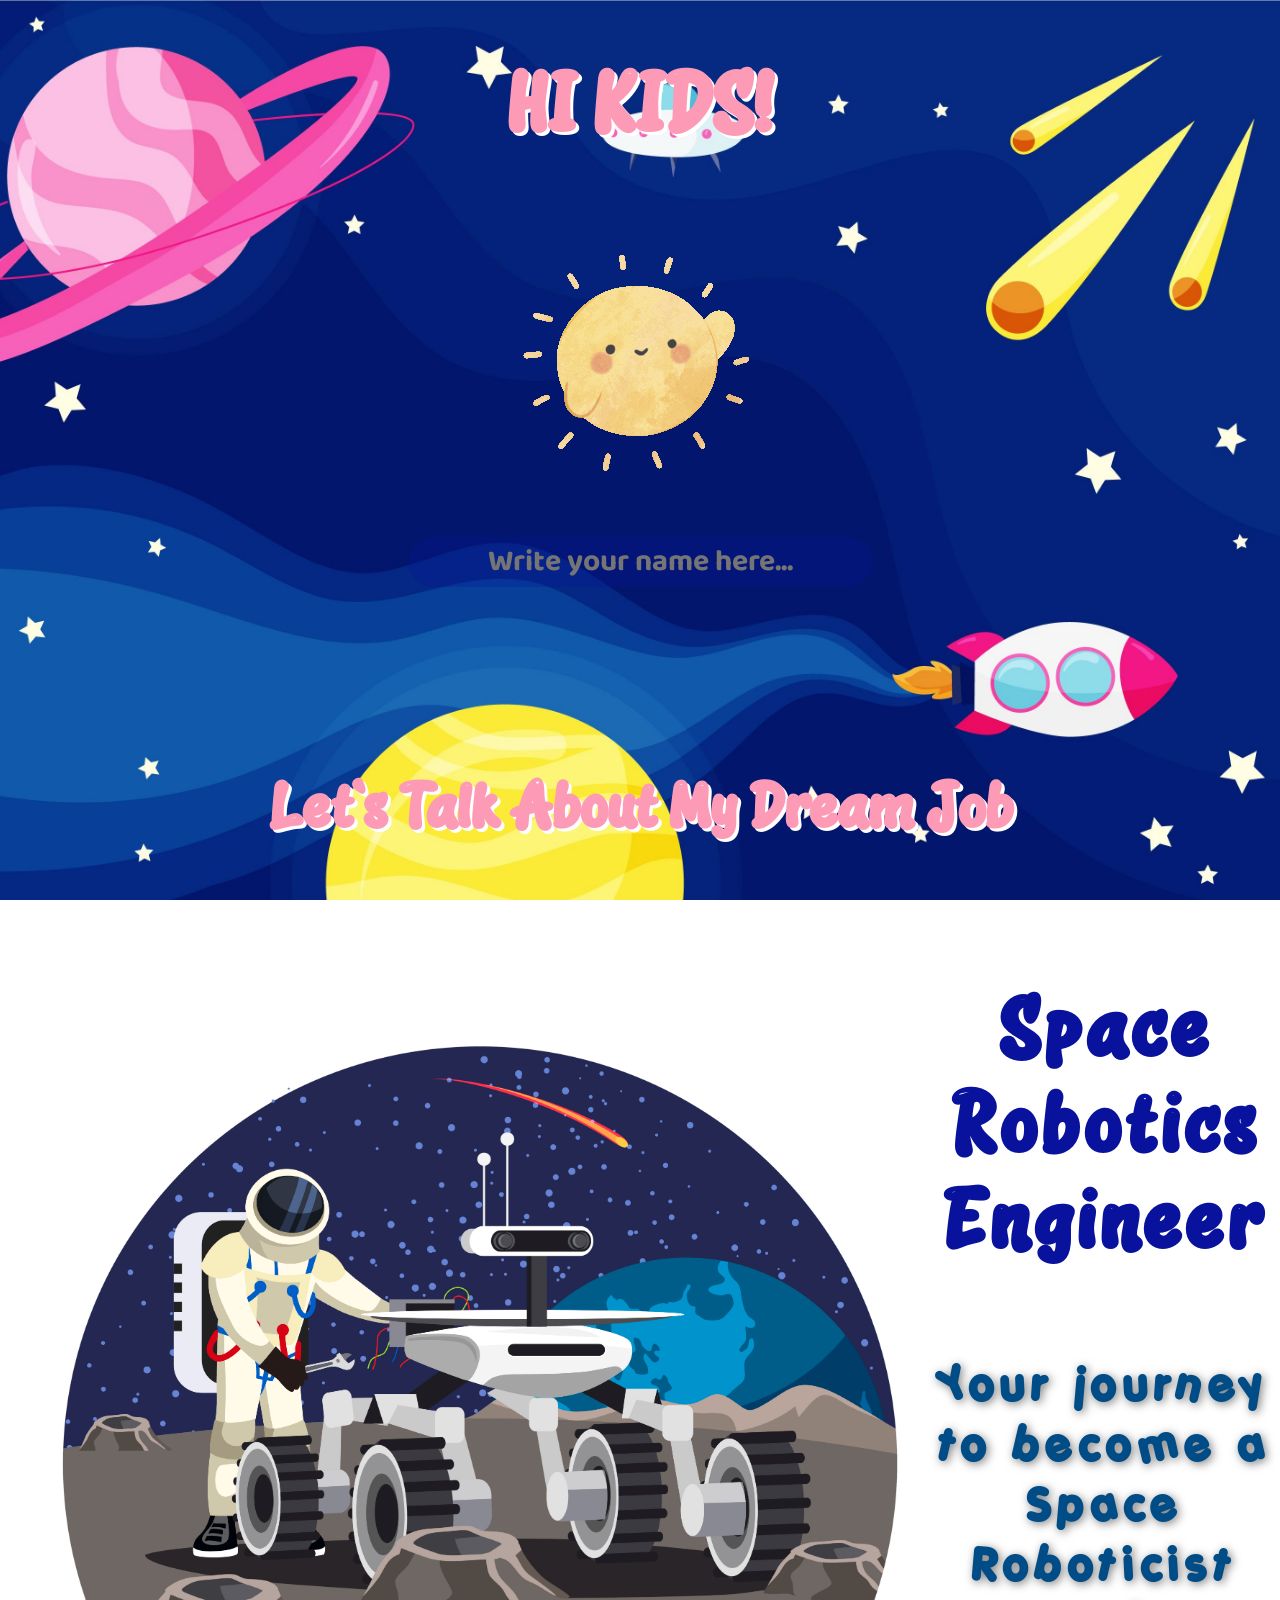
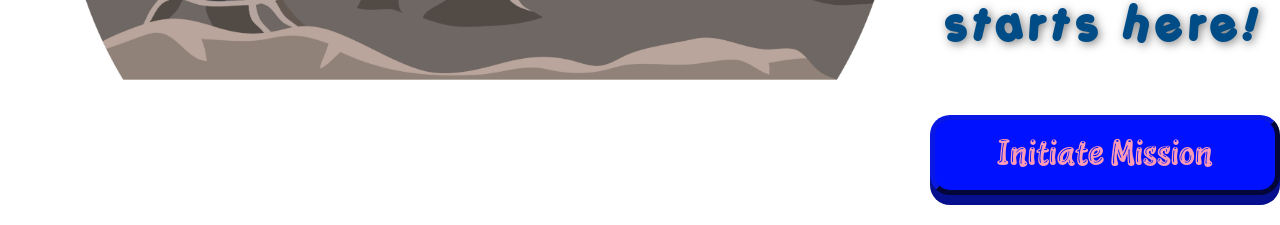
<file: index.html>
<!-- pta-122 , pta-332-->

<!DOCTYPE html>
<html lang="en" dir="ltr">

<head>
    <meta charset="UTF-8">
    <title>My Dream Job 🤖</title>
    <link href="https://fonts.googleapis.com/css2?family=Cairo:wght@400;700&display=swap" rel="stylesheet">
    <link rel="stylesheet" href="style.css">
</head>


<body>
    <div class="welcome">
        <h1>HI KIDS!</h1>
        <img src="gif">
        <input type="text" id="userName" placeholder="Write your name here...">
        <br><br>
        <h2>Let`s Talk About My Dream Job</h2>
    </div>
    <div class="about">
        <img id="astro" src="astronaut_05.jpg">
        <div class="talk">
            <h1>Space Robotics Engineer</h1>
            <h1 id="job">Your journey to become a Space Roboticist starts here!</h1>
            <button id="start">Initiate Mission</button>
        </div>
    </div>
    <div class="contact" id="missioncontent" style="display: none;">
        <div class="here">
            <h1 id="mass">Mission Starts Now !</h1>
        </div>
        <div class="robo">
            <div class="card">
                <h3>The Robot Architect</h3>
                <p>I’m like a LEGO master! I build super-cool robot friends to
                    explore
                    mysterious planets
                    where people can't go yet. 🏗️✨</p>
            </div>

            <div class="card">
                <h3>TA "Secret Code" Wizard</h3>
                <p>I whisper special instructions (coding) to my robots, giving
                    them
                    the power to
                    think, move, and solve space puzzles all by themselves! 🪄💻</p>
            </div>
            <div class="card">
                <h3>The Martian Hero</h3>
                <p>When a robot finds a secret space treasure (like a cool rock or
                    frozen
                    water), I’m the
                    first person on Earth to know! 💎🚀</p>
            </div>
        </div>
        <figure class="astro-container">
            <img class="roro" src="0cd6_oxr0_211006.jpg">
            <figcaption id="sss">HI I`M ROVER 🤖😄<br><br>LET ME INTRODUCE MYSELF . </figcaption>
        </figure>

        <div class="rover">
            <div class="card">
                <h3>A Space Explorer</h3>
                <figure class="roverphoto">
                    <img id="nasa" src="photo_2026-05-14_18-14-13__2_-removebg-preview.png">
                    <figcaption id="rovername"><a href=" https://spaceplace.nasa.gov/mars-2020/en/"
                            target="_blank">Perseverance</a>
                    </figcaption>
                </figure>
                <p>I’m a brave little robot who traveled through the stars to live on
                    Mars! 🌟</p>
            </div>
            <div class="card">
                <h3>Solar Hugs</h3>
                <figure class="roverphoto">
                    <img id="nasa" src="photo_2026-05-14_18-14-13-removebg-preview.png">
                    <figcaption id="rovername"><a href="https://spaceplace.nasa.gov/mars-sojourner/en/"
                            target="_blank">Sojourner</a>
                    </figcaption>
                </figure>
                <p>I open my "wings" every morning to catch the sun’s hugs and turn them into
                    power! ☀️</p>
            </div>
            <div class="card">
                <h3>Say Cheese!</h3>
                <figure class="roverphoto">
                    <img id="nasa" src="photo_2026-05-14_18-14-12-removebg-preview.png">
                    <figcaption id="rovername"><a href="https://spaceplace.nasa.gov/mars-spirit-opportunity/en/"
                            target="_blank">Spirit
                            and Opportunity</a></figcaption>
                </figure>
                <p>I have special cameras for eyes to take pictures of the stars and send
                    them to you on Earth! 📸</p>
            </div>
        </div>

        <div class="tools">
            <h4 id="title">THE TOOLS I USE TO BUILD A ROBOT THAT CAN SURVIVE SPACE</h4>
            <h5 id="title">(click to know) ^-^</h5>
            <div class="infoo">

                <figure class="icon" onclick="text(this)">
                    <div class="iconn">
                        <img src="icons8-chassis-64.png">
                    </div>
                    <figcaption class="info hidden"><span id="main">CHASSIS </span><br>A strong, light suit of armor.
                    </figcaption>
                </figure>
                <figure class="icon" onclick="text(this)">
                    <div class="iconn">
                        <img src="icons8-motor-64.png">
                    </div>
                    <figcaption class="info hidden"><span id="main">MOTORS </span><br>Strong muscles to move and groov.
                    </figcaption>
                </figure>
                <figure class="icon" onclick="text(this)">
                    <div class="iconn">
                        <img src="icons8-wheel-80.png">
                    </div>
                    <figcaption class="info hidden"><span id="main">WHEELS </span><br>metal wheels with "teeth" to climb
                        big rocks.

                    </figcaption>
                </figure>
            </div>
            <div class="infoo">

                <figure class="icon" onclick="text(this)">
                    <div class="iconn">
                        <img src="icons8-camera-64.png">
                    </div>
                    <figcaption class="info hidden"><span id="main">CAMERAS </span><br>two cameras side-by-side (just
                        like our eyes!) so it can see in
                        3D
                        clearly.
                    </figcaption>
                </figure>
                <figure class="icon" onclick="text(this)">
                    <div class="iconn">
                        <img src="icons8-sensor-80.png">
                    </div>
                    <figcaption class="info hidden"><span id="main">SENSORS </span><br>Magic hands that feel space
                        rocks.</figcaption>
                </figure>
                <figure class="icon" onclick="text(this)">
                    <div class="iconn">
                        <img src="icons8-balance-64.png">
                    </div>
                    <figcaption class="info hidden"><span id="main">IMU </span><br>Since there are no maps in space, the
                        robot uses "balance
                        sensors"
                        to stay
                        perfectly
                        balanced.
                    </figcaption>
                </figure>
            </div>
            <div class="infoo">
                <figure class="icon" onclick="text(this)">
                    <div class="iconn">
                        <img src="icons8-antenna-100.png">
                    </div>
                    <figcaption class="info hidden"><span id="main">ANTENNA </span><br>A big ear to talk home and to
                        send beautiful photos of Mars back
                        to
                        Earth.
                    </figcaption>
                </figure>
            </div>
        </div>
    </div>
    <audio id="launchSound" src="521377__jarusca__rocket-launch.mp3"></audio>
    <audio id="glitter" src="810183__mokasza__shine.mp3"></audio>
    <script src="script.js"></script>
</body>


</html>
</file>
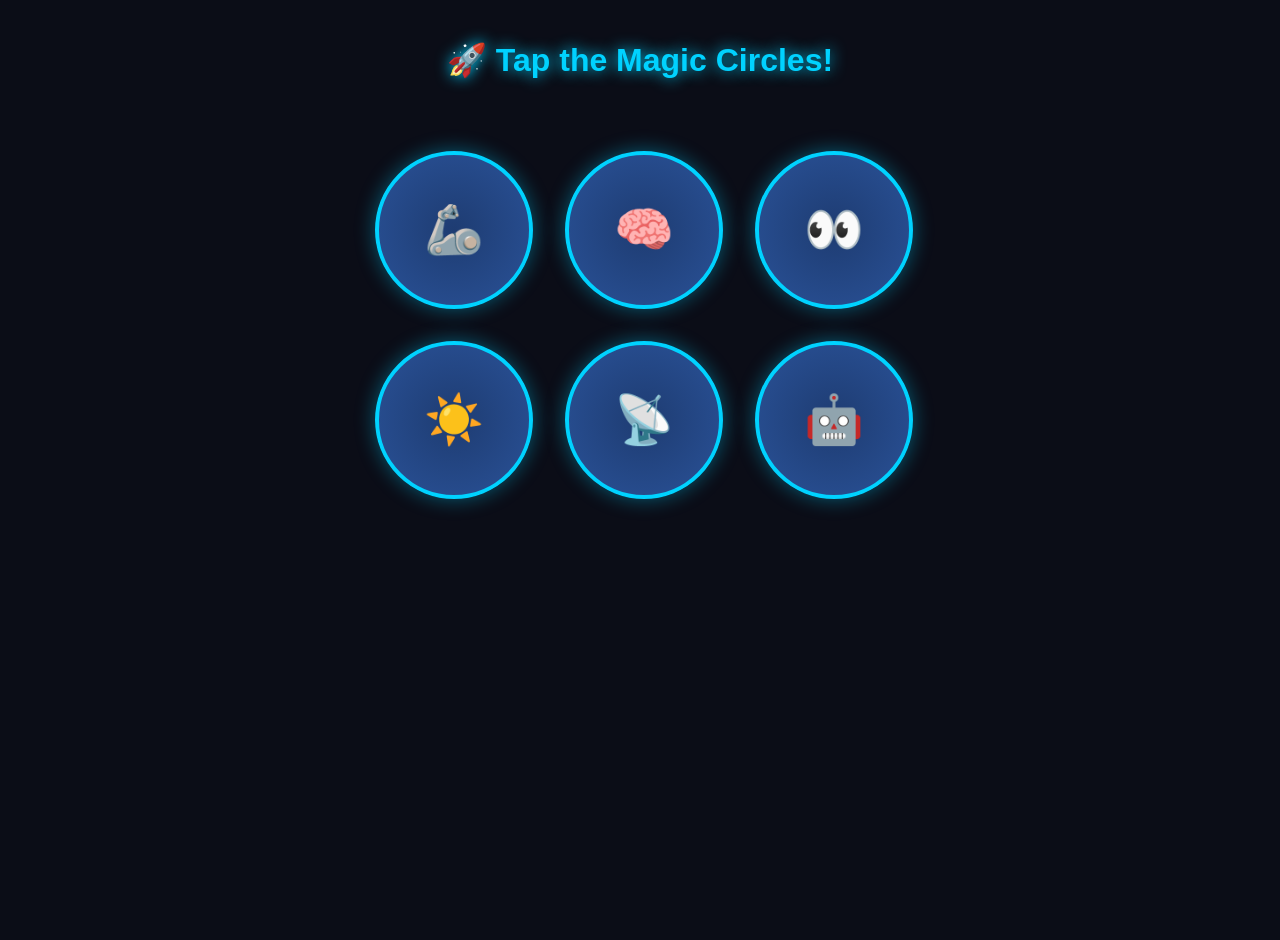
<file: try.html>
<!DOCTYPE html>
<html lang="en">

<head>
    <meta charset="UTF-8">
    <meta name="viewport" content="width=device-width, initial-scale=1.0">
    <title>Space Rover Fun</title>
    <style>
        body {
            background: #0b0d17;
            color: white;
            font-family: 'Comic Sans MS', cursive, sans-serif;
            display: flex;
            flex-direction: column;
            align-items: center;
            min-height: 100vh;
            margin: 0;
            padding: 20px;
        }

        h1 {
            color: #00d2ff;
            text-shadow: 0 0 15px #00d2ff;
        }

        .grid {
            display: grid;
            grid-template-columns: repeat(3, 1fr);
            gap: 40px;
            margin-top: 50px;
        }

        /* حاوية الدائرة */
        .item-container {
            perspective: 1000px;
            width: 150px;
            height: 150px;
        }

        /* الدائرة السحرية */
        .circle {
            width: 100%;
            height: 100%;
            background: radial-gradient(circle, #1e3c72, #2a5298);
            border: 4px solid #00d2ff;
            border-radius: 50%;
            display: flex;
            align-items: center;
            justify-content: center;
            font-size: 3rem;
            cursor: pointer;
            transition: transform 0.6s cubic-bezier(0.4, 0, 0.2, 1);
            position: relative;
            box-shadow: 0 0 20px rgba(0, 210, 255, 0.4);
        }

        /* أنيميشن الدوران السريع عند الضغط */
        .circle.spin {
            animation: fastSpin 0.8s ease-in-out;
        }

        @keyframes fastSpin {
            0% {
                transform: rotate(0deg) scale(1);
            }

            50% {
                transform: rotate(720deg) scale(1.2);
                border-color: #ff9d00;
            }

            100% {
                transform: rotate(1080deg) scale(1);
            }
        }

        /* صندوق المعلومات المخفي */
        .info-box {
            display: none;
            position: absolute;
            width: 200px;
            background: white;
            color: #333;
            padding: 15px;
            border-radius: 15px;
            font-size: 0.9rem;
            top: 110%;
            left: 50%;
            transform: translateX(-50%);
            box-shadow: 0 10px 20px rgba(0, 0, 0, 0.5);
            z-index: 20;
        }

        .info-box::after {
            content: '';
            position: absolute;
            bottom: 100%;
            left: 50%;
            border: 10px solid transparent;
            border-bottom-color: white;
            margin-left: -10px;
        }

        .show {
            display: block;
            animation: fadeIn 0.5s;
        }

        @keyframes fadeIn {
            from {
                opacity: 0;
                transform: translate(-50%, 10px);
            }

            to {
                opacity: 1;
                transform: translate(-50%, 0);
            }
        }
    </style>
</head>

<body>

    <h1>🚀 Tap the Magic Circles!</h1>

    <div class="grid">
        <!-- عنصر 1 -->
        <div class="item-container">
            <div class="circle" onclick="reveal(this)">
                <span>🦾</span>
                <div class="info-box">
                    <strong>The Body:</strong> A strong suit of armor with space muscles!
                </div>
            </div>
        </div>

        <!-- عنصر 2 -->
        <div class="item-container">
            <div class="circle" onclick="reveal(this)">
                <span>🧠</span>
                <div class="info-box">
                    <strong>The Brain:</strong> A super-smart mind that loves space!
                </div>
            </div>
        </div>

        <!-- عنصر 3 -->
        <div class="item-container">
            <div class="circle" onclick="reveal(this)">
                <span>👀</span>
                <div class="info-box">
                    <strong>Senses:</strong> 3D eyes to see and magic hands to feel.
                </div>
            </div>
        </div>

        <!-- عنصر 4 -->
        <div class="item-container">
            <div class="circle" onclick="reveal(this)">
                <span>☀️</span>
                <div class="info-box">
                    <strong>Power:</strong> Wings that eat sunlight for lunch!
                </div>
            </div>
        </div>

        <!-- عنصر 5 -->
        <div class="item-container">
            <div class="circle" onclick="reveal(this)">
                <span>📡</span>
                <div class="info-box">
                    <strong>Phone:</strong> A giant ear to talk to Earth.
                </div>
            </div>
        </div>

        <!-- عنصر 6 -->
        <div class="item-container">
            <div class="circle" onclick="reveal(this)">
                <span>🤖</span>
                <div class="info-box">
                    <strong>Smart AI:</strong> A pilot that drives and explores alone.
                </div>
            </div>
        </div>
    </div>

    <script>
        function reveal(element) {
            // إضافة كلاس الدوران
            element.classList.add('spin');

            // استهداف صندوق المعلومات
            const info = element.querySelector('.info-box');

            // استظهار المعلومة بعد ما الدوران يخلص بشوية
            setTimeout(() => {
                // إخفاء أي صناديق تانية مفتوحة (اختياري)
                document.querySelectorAll('.info-box').forEach(el => {
                    if (el !== info) el.classList.remove('show');
                });

                info.classList.toggle('show');
            }, 600);

            // نشيل كلاس الانيميشن عشان نقدر نعيده تاني
            setTimeout(() => {
                element.classList.remove('spin');
            }, 800);
        }
    </script>

</body>

</html>
</file>
<file: style.css>
@font-face {
    font-family: 'Ballon';
    src: url('Squeaky_PERSONAL_USE_ONLY.otf') format('opentype');
    font-weight: normal;
    font-style: normal;
}

@font-face {
    font-family: 'cutiey';
    src: url('PORKYS_.TTF') format('truetype');
    font-weight: normal;
    font-style: normal;
}

@font-face {
    font-family: 'Baloo2';
    src: url('Baloo2-VariableFont_wght.ttf') format('truetype');
    font-weight: 400 800;
    font-style: normal;
}

*,
*::before,
*::after {
    box-sizing: border-box;
}

body {
    cursor: url("data:image/svg+xml;utf8,<svg xmlns='http://www.w3.org/2000/svg' width='40' height='40' style='font-size:30px'><text y='30'>🚀</text></svg>"), auto;
    width: 100%;
    max-width: 100vw;
    overflow-x: hidden;
    margin: 0;
}

.welcome {
    background-image: url('5501786.jpg');
    height: 100vh;
    width: 100%;
    margin: 0;
    background-position: center;
    background-attachment: fixed;
    display: flex;
    flex-direction: column;
    justify-content: center;
    align-items: center;
    background-size: cover;
    font-family: 'Ballon';
    font-size: 40px;
    color: #FD9BB7;
    text-shadow: 3px 3px 0px #FFF;
}

.about {
    display: flex;
    flex-direction: row;
    justify-content: space-around;
    align-items: center;
    font-family: 'Ballon';
    margin: 30px;
    font-size: 40px;
    color: #08129C;
    letter-spacing: 5px;
}

.talk {
    display: flex;
    flex-direction: column;
    align-items: center;
    text-align: center;
    justify-content: space-around;
}

#job {

    font-family: 'cutiey';
    letter-spacing: 7px;
    font-size: 45px;
    text-shadow: 2px 2px 10px rgba(0, 0, 0, 0.5);
    color: #004c87;
}

button {
    margin-top: 30px;
    width: 350px;
    height: 80px;
    background-color: #0011ff;
    border-color: #060f8d;
    border-radius: 20px;
    border-width: 5px;
    box-shadow: 0px 10px 0px #060f8d;
    font-family: 'Ballon';
    font-size: 35px;
    color: #FD9BB7;
    cursor: url("data:image/svg+xml;utf8,<svg xmlns='http://www.w3.org/2000/svg' width='40' height='40' style='font-size:30px'><text y='30'>🚀</text></svg>"), auto;

    transition: transform 0.3s ease-in-out;
}

button:hover {
    transform: translateY(-2px);
}

button:active {
    transform: translateY(6px);
    box-shadow: 0px 0px 0px;
}

@keyframes float {
    0% {
        transform: translateY(0px);
    }

    50% {
        transform: translateY(-20px);
    }

    100% {
        transform: translateY(0px);
    }
}

.here {

    width: 90%;
    height: 150px;
    text-align: center;
    border-radius: 60px;
    transition: transform 0.3s ease-in-out;
    margin-top: 30px;
    margin-bottom: 140px;

}

#mass {
    background-image: url("pexels-miriamespacio-110854.jpg");
    font-family: 'Ballon';
    font-size: 100px;
    -webkit-background-clip: text;
    background-clip: text;
    -webkit-text-fill-color: transparent;
    background-size: cover;
    background-position: center;
    background-size: cover;
    letter-spacing: 5px;
}

.here:hover {
    transform: scale(1.05);
}

input {
    background-color: #08129c3d;
    text-align: center;
    font-family: 'Baloo2';
    font-size: 30px;
    border: none;
    border-radius: 30px;
    color: #FD9BB7;
    font-weight: bold;
    margin: 40px;
}

#missionContent {
    display: none;
    flex-direction: column;
    align-items: center;
    text-align: center;
    justify-content: center;
    opacity: 0;
    transition: opacity 1s ease-in-out;

}

.show-content {
    display: flex !important;
    flex-direction: column !important;
    align-items: center !important;
    flex-wrap: wrap !important;
    opacity: 1 !important;
    width: 100% !important;
}

#astro {
    width: 900px;
    animation: float 3s ease-in-out infinite;
}

.robo {
    display: flex;
    flex-direction: row;
    flex-wrap: wrap;
    align-items: center;
    align-items: stretch;
    justify-content: center;
    padding-bottom: 100px;
    gap: 30px;
}

.rover {
    display: flex;
    flex-direction: row;
    flex-wrap: wrap;
    align-items: center;
    align-items: stretch;
    padding-bottom: 60px;
    justify-content: center;
    gap: 30px;
}

#sss {
    font-family: 'cutiey';
    text-align: center;
    font-size: 40px;
    letter-spacing: 10px;
    color: #cb8b00;
    padding: 40px;
}

.roro {
    padding-top: 65px;
    width: 900px;
    animation-name: roro;
    animation-duration: 2.5s;
    animation-iteration-count: infinite;
    animation-timing-function: ease-in-out;
}

@keyframes roro {
    0% {
        transform: rotate(0deg);
    }

    25% {
        transform: rotate(10deg) translateX(20px);
    }

    50% {
        transform: rotate(0deg) translateX(0px);
    }

    75% {
        transform: rotate(-10deg) translateX(-5px);
    }

    100% {
        transform: rotate(0deg);
    }
}

.card {
    background-color: #c93638;
    width: 500px;
    height: 450px;
    border-radius: 30px;
    border-color: gold;
    text-align: center;
    align-items: center;
    justify-content: space-around;
    padding: 30px;
    margin: 40px;
    color: #ffffff;
    box-shadow: 15px 15px 15px rgba(0, 0, 0, 0.209);
    transition: all 0.4s cubic-bezier(0.175, 0.885, 0.32, 1.275);
    overflow: hidden;
}

.rover .card {
    height: auto;
    border-radius: 30px;
    font-weight: bold;
    background-color: #ffbb00;
    border: 10px solid #ff8902;
}

.robo .card {
    height: auto;
    border-radius: 30px;
    font-weight: bold;
    background-color: #2290ff;
    border: 10px solid gold;
}

.rover .card:hover {
    background-color: #ef87ed;
}

.robo .card:hover {
    background-color: #00D2D3;
}

.card:hover {
    transform: translateY(15px) scale(1.03);
    box-shadow: 0px 0px 0px rgba(0, 0, 0, 0.209);
}

a {
    color: rgb(75, 55, 18);
}

#rovername:hover {
    transform: scale(1.2);
}

#nasa {
    object-fit: cover;
    border-radius: 20px;
    width: 450px;
    animation: float 3s ease-in-out infinite;
}

.robo .card h3 {
    color: #FFD700;
    text-shadow: 2px 2px 4px rgba(0, 0, 0, 0.3);
    font-family: 'Ballon';
    font-size: 45px;
}

.rover .card h3 {
    color: #c26802;
    text-shadow: 2px 2px 4px rgba(0, 0, 0, 0.3);
    font-family: 'Ballon';
    font-size: 45px;
}

p {
    font-size: 30px;
    font-family: 'Baloo2';
    font-weight: 700;
}

#kalam {
    position: relative;
    right: -100px;
}

#ra {
    position: relative;
    left: -100px;
    border-radius: 100%;
    width: 700px;
}

#rovername {
    font-family: 'Ballon';
    font-weight: bold;
    letter-spacing: 3px;
    font-size: 20px;
    transition: transform 0.3s ease-in-out;
    color: rgb(75, 55, 18);
}

.tools {
    background-image: url('backnasa.png');
    background-attachment: fixed;
    background-position: center;
    background-repeat: no-repeat;
    background-size: cover;
    padding: 60px 20px;
    text-align: center;
    width: 100%;
}

#main {
    color: #FF69B4;
    font-family: 'Ballon';
    font-size: 32px;
    text-shadow: 2px 2px 0px #FFF;
    margin-top: 40px;
    margin-bottom: 25px;
    letter-spacing: 3px;
}

#title {
    color: #FF69B4;
    font-size: 42px;
    font-family: 'cutiey';
    letter-spacing: 2px;
    text-shadow: 2px 2px 0px #FFF;
}

.infoo {

    display: flex;
    flex-direction: row;
    flex-wrap: wrap;
    align-items: stretch;
    justify-content: center;
    gap: 30px;
    margin-bottom: 50px;
    justify-content: space-around;
    padding-bottom: 50px;
}

.icon {
    display: flex;
    flex-direction: column;
    text-align: center;
    align-items: center;
    justify-content: flex-start;
    background: linear-gradient(135deg, #66B2E9, #4A90E2);
    width: 300px;
    min-height: 180px;
    padding: 25px 20px;
    border-radius: 25px;
    border: 4px solid #FFF;
    row-gap: 15px;
    transition: all 0.4s cubic-bezier(0.175, 0.885, 0.32, 1.275);
}

.icon:hover {
    transform: translateY(-10px) scale(1.03);
    box-shadow: 0px 25px 35px rgba(0, 0, 0, 0.3);
    background: linear-gradient(135deg, #ef7647, #ed6436);
}

.iconn img {
    width: 80px;
    height: 80px;
    object-fit: contain;
    transition: transform 0.3s ease;

}

.icon:hover .iconn img {
    transform: rotate(10deg) scale(1.1);
}

.info {
    color: #FFF;
    font-family: 'Baloo2';
    font-size: 25px;
    font-weight: bold;
    line-height: 1.4;
    padding: 10px;
    border-radius: 15px;
    width: 100%;
}

.hidden {
    display: none !important;
}

.info {
    animation: popIn 0.4s cubic-bezier(0.175, 0.885, 0.32, 1.275) forwards;
}

@keyframes popIn {
    from {
        opacity: 0;
        transform: scale(0.7);
    }

    to {
        opacity: 1;
        transform: scale(1);
    }
}
</file>
